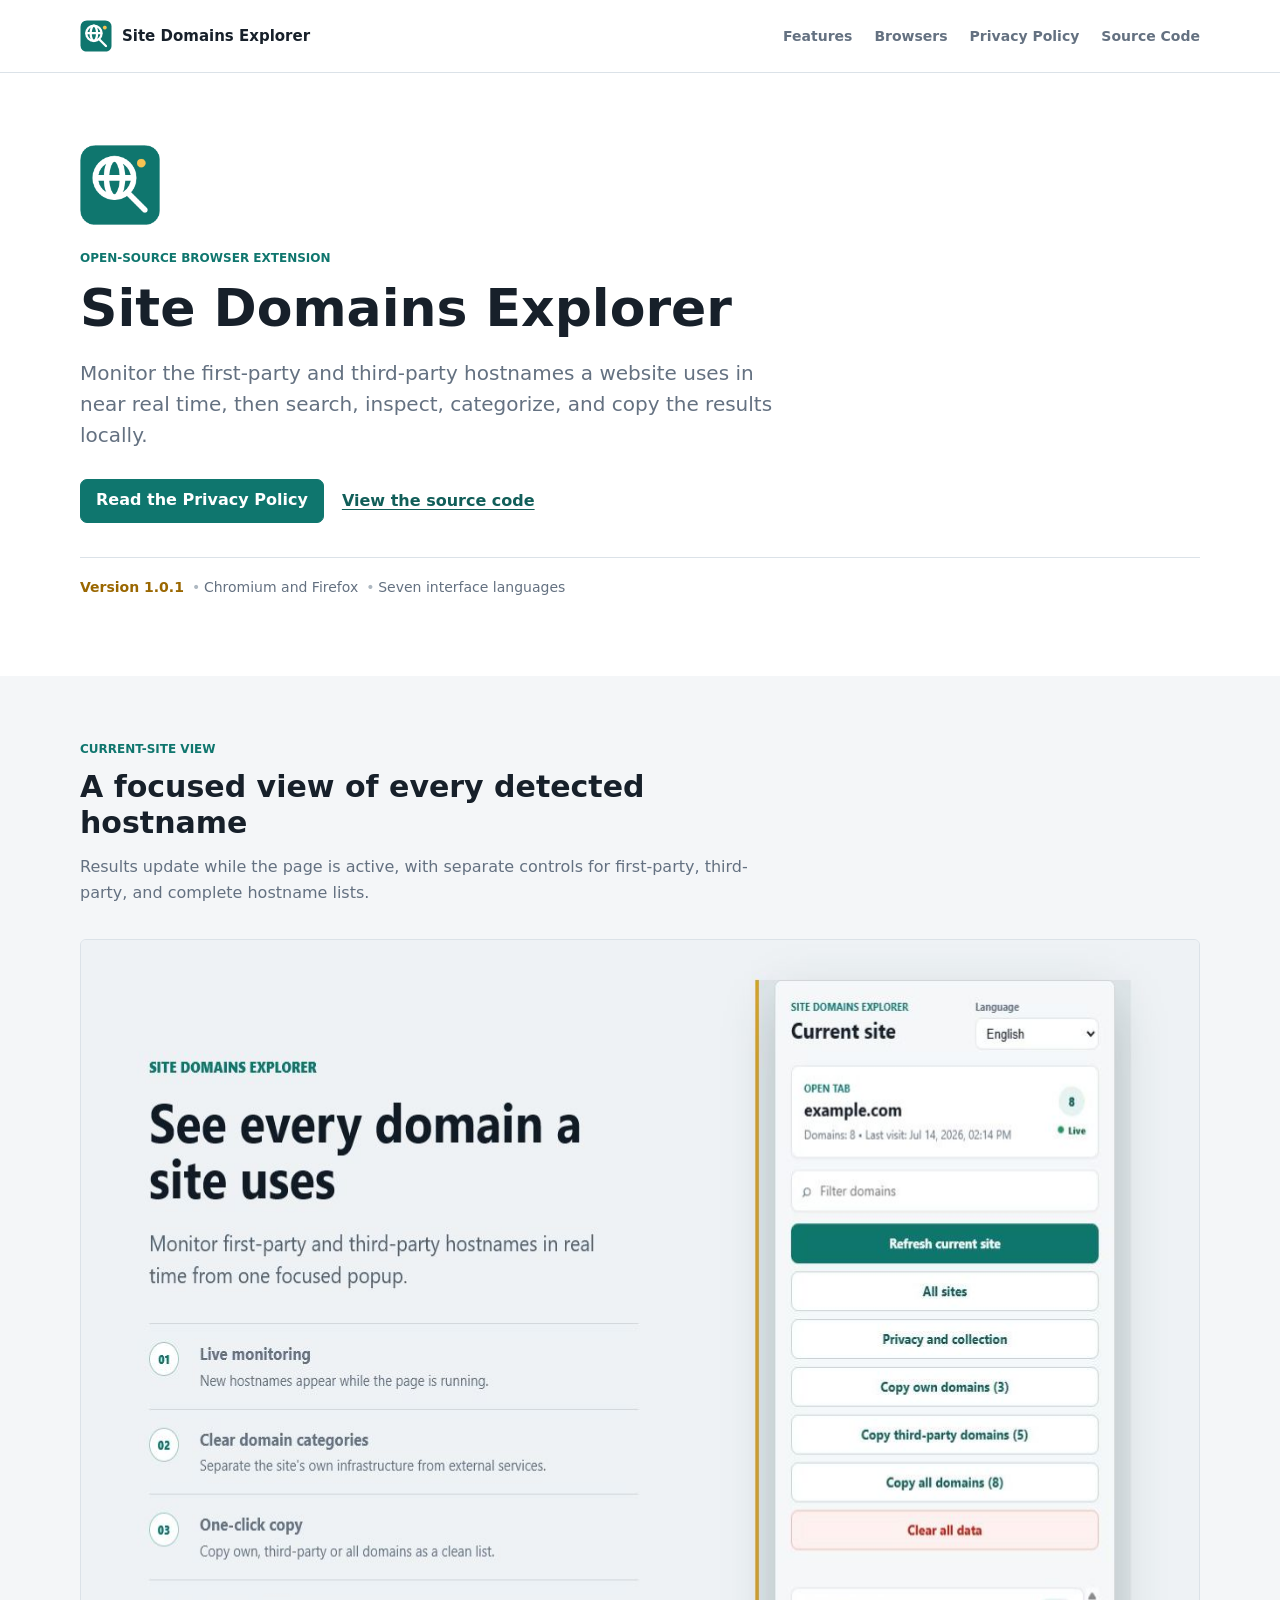
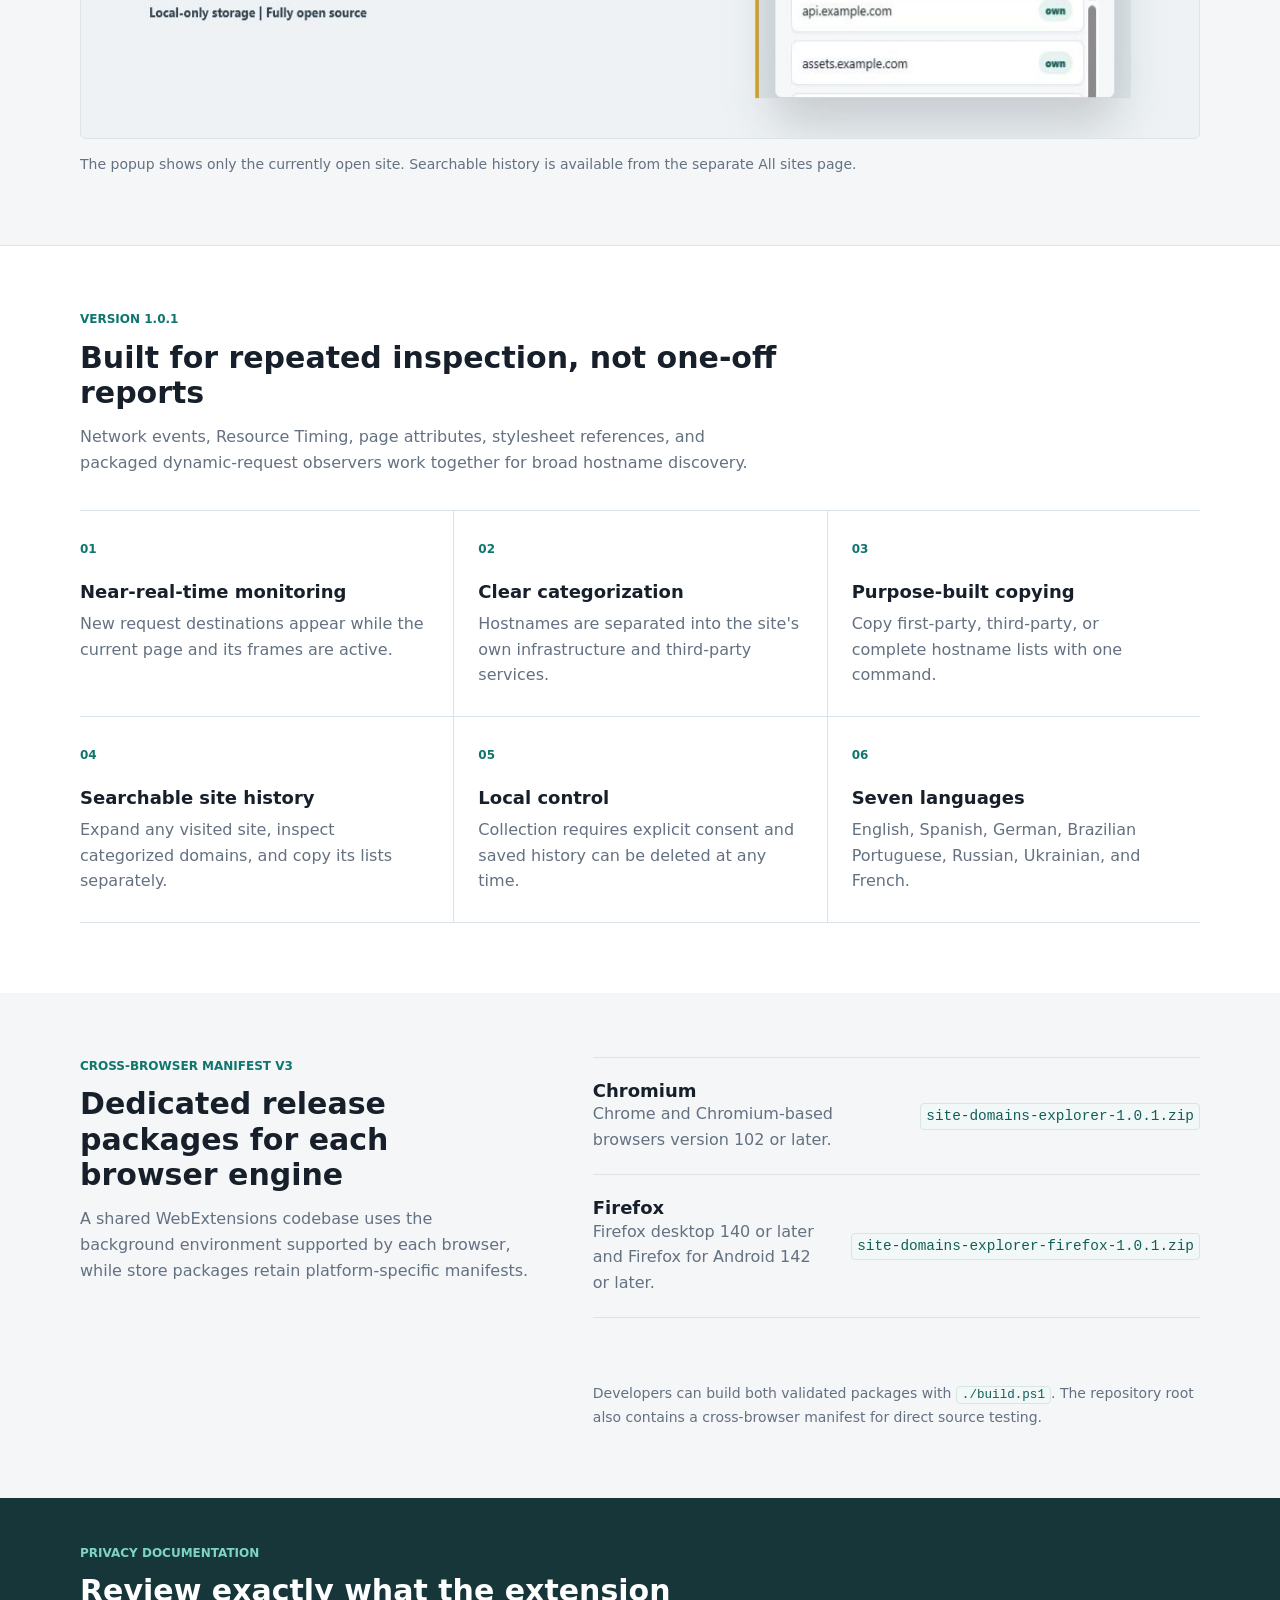
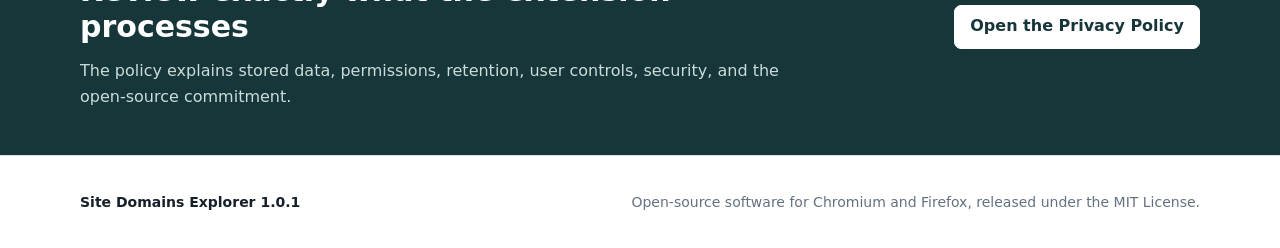
<file: docs/index.html>
<!doctype html>
<html lang="en">
  <head>
    <meta charset="utf-8">
    <meta name="viewport" content="width=device-width, initial-scale=1">
    <meta
      name="description"
      content="Site Domains Explorer 1.0.1 monitors first-party and third-party hostnames in Chromium and Firefox, with local history, search, categorization, and copy controls."
    >
    <meta name="theme-color" content="#0f766e">
    <meta name="referrer" content="no-referrer">
    <meta
      http-equiv="Content-Security-Policy"
      content="default-src 'self'; style-src 'self'; img-src 'self'; object-src 'none'; base-uri 'none'; form-action 'none'"
    >
    <title>Site Domains Explorer</title>
    <link rel="canonical" href="https://communism420.github.io/Site-Domains-Explorer/">
    <link rel="icon" type="image/png" href="assets/icon-32.png">
    <link rel="stylesheet" href="styles.css">
  </head>
  <body>
    <a class="skip-link" href="#main-content">Skip to content</a>

    <header class="site-header">
      <div class="container header-inner">
        <a class="brand" href="index.html" aria-label="Site Domains Explorer home">
          <img src="assets/icon-32.png" width="32" height="32" alt="">
          <span>Site Domains Explorer</span>
        </a>
        <nav class="site-nav" aria-label="Primary navigation">
          <a href="#features">Features</a>
          <a href="#browsers">Browsers</a>
          <a href="privacy.html">Privacy Policy</a>
          <a
            href="https://github.com/communism420/Site-Domains-Explorer"
            target="_blank"
            rel="noreferrer"
          >Source Code</a>
        </nav>
      </div>
    </header>

    <main id="main-content">
      <section class="intro">
        <div class="container intro-content">
          <img
            class="product-icon"
            src="assets/icon-128.png"
            width="80"
            height="80"
            alt="Site Domains Explorer icon"
          >
          <p class="eyebrow">Open-source browser extension</p>
          <h1>Site Domains Explorer</h1>
          <p class="lead">
            Monitor the first-party and third-party hostnames a website uses in near real
            time, then search, inspect, categorize, and copy the results locally.
          </p>
          <div class="intro-actions">
            <a class="button primary-button" href="privacy.html">Read the Privacy Policy</a>
            <a
              class="text-link"
              href="https://github.com/communism420/Site-Domains-Explorer"
              target="_blank"
              rel="noreferrer"
            >View the source code</a>
          </div>
          <ul class="release-meta" aria-label="Current release information">
            <li><strong>Version 1.0.1</strong></li>
            <li>Chromium and Firefox</li>
            <li>Seven interface languages</li>
          </ul>
        </div>
      </section>

      <section class="product-preview" aria-labelledby="preview-title">
        <div class="container">
          <div class="section-heading">
            <p class="eyebrow">Current-site view</p>
            <h2 id="preview-title">A focused view of every detected hostname</h2>
            <p>
              Results update while the page is active, with separate controls for first-party,
              third-party, and complete hostname lists.
            </p>
          </div>
          <figure class="interface-figure">
            <img
              src="assets/screenshot-popup-en-1280x800.png"
              width="1280"
              height="800"
              alt="Site Domains Explorer popup showing live hostname monitoring and categorized copy controls"
            >
            <figcaption>
              The popup shows only the currently open site. Searchable history is available from
              the separate All sites page.
            </figcaption>
          </figure>
        </div>
      </section>

      <section id="features" class="facts" aria-labelledby="facts-title">
        <div class="container">
          <div class="section-heading">
            <p class="eyebrow">Version 1.0.1</p>
            <h2 id="facts-title">Built for repeated inspection, not one-off reports</h2>
            <p>
              Network events, Resource Timing, page attributes, stylesheet references, and
              packaged dynamic-request observers work together for broad hostname discovery.
            </p>
          </div>
          <div class="facts-grid">
            <article>
              <span class="fact-number" aria-hidden="true">01</span>
              <h3>Near-real-time monitoring</h3>
              <p>New request destinations appear while the current page and its frames are active.</p>
            </article>
            <article>
              <span class="fact-number" aria-hidden="true">02</span>
              <h3>Clear categorization</h3>
              <p>Hostnames are separated into the site's own infrastructure and third-party services.</p>
            </article>
            <article>
              <span class="fact-number" aria-hidden="true">03</span>
              <h3>Purpose-built copying</h3>
              <p>Copy first-party, third-party, or complete hostname lists with one command.</p>
            </article>
            <article>
              <span class="fact-number" aria-hidden="true">04</span>
              <h3>Searchable site history</h3>
              <p>Expand any visited site, inspect categorized domains, and copy its lists separately.</p>
            </article>
            <article>
              <span class="fact-number" aria-hidden="true">05</span>
              <h3>Local control</h3>
              <p>Collection requires explicit consent and saved history can be deleted at any time.</p>
            </article>
            <article>
              <span class="fact-number" aria-hidden="true">06</span>
              <h3>Seven languages</h3>
              <p>English, Spanish, German, Brazilian Portuguese, Russian, Ukrainian, and French.</p>
            </article>
          </div>
        </div>
      </section>

      <section id="browsers" class="browser-support" aria-labelledby="browsers-title">
        <div class="container browser-support-inner">
          <div class="section-heading">
            <p class="eyebrow">Cross-browser Manifest V3</p>
            <h2 id="browsers-title">Dedicated release packages for each browser engine</h2>
            <p>
              A shared WebExtensions codebase uses the background environment supported by each
              browser, while store packages retain platform-specific manifests.
            </p>
          </div>
          <div class="browser-list">
            <article>
              <div>
                <h3>Chromium</h3>
                <p>Chrome and Chromium-based browsers version 102 or later.</p>
              </div>
              <code>site-domains-explorer-1.0.1.zip</code>
            </article>
            <article>
              <div>
                <h3>Firefox</h3>
                <p>Firefox desktop 140 or later and Firefox for Android 142 or later.</p>
              </div>
              <code>site-domains-explorer-firefox-1.0.1.zip</code>
            </article>
          </div>
          <p class="source-install-note">
            Developers can build both validated packages with <code>./build.ps1</code>. The
            repository root also contains a cross-browser manifest for direct source testing.
          </p>
        </div>
      </section>

      <section class="policy-band" aria-labelledby="policy-title">
        <div class="container policy-band-inner">
          <div>
            <p class="eyebrow light-eyebrow">Privacy documentation</p>
            <h2 id="policy-title">Review exactly what the extension processes</h2>
            <p>
              The policy explains stored data, permissions, retention, user controls,
              security, and the open-source commitment.
            </p>
          </div>
          <a class="button light-button" href="privacy.html">Open the Privacy Policy</a>
        </div>
      </section>
    </main>

    <footer class="site-footer">
      <div class="container footer-inner">
        <p>Site Domains Explorer 1.0.1</p>
        <p>Open-source software for Chromium and Firefox, released under the MIT License.</p>
      </div>
    </footer>
  </body>
</html>
</file>
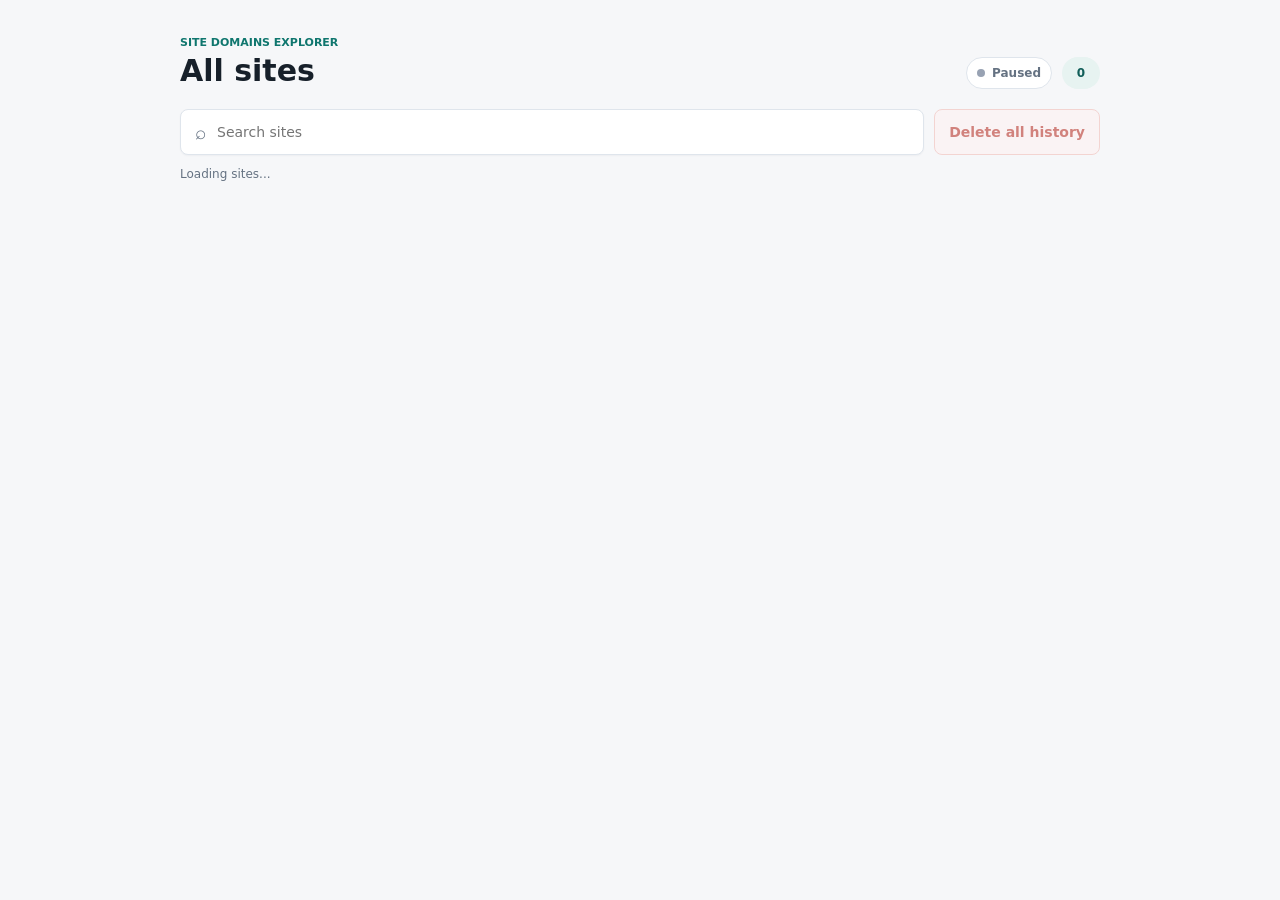
<file: history.html>
<!doctype html>
<html lang="en">
  <head>
    <meta charset="utf-8">
    <meta name="viewport" content="width=device-width, initial-scale=1">
    <title>All sites - Site Domains Explorer</title>
    <link rel="stylesheet" href="history.css">
  </head>
  <body>
    <main class="page-shell">
      <header class="page-header">
        <div>
          <p class="eyebrow" data-i18n="extensionName">Site Domains Explorer</p>
          <h1 data-i18n="allSitesTitle">All sites</h1>
        </div>
        <div class="header-status">
          <span id="liveState" class="live-state" data-active="false" aria-live="polite">
            <span class="live-dot" aria-hidden="true"></span>
            <span id="liveStateText">Paused</span>
          </span>
          <span id="resultsCount" class="results-count">0</span>
        </div>
      </header>

      <section class="toolbar" aria-label="Site search" data-i18n-aria-label="siteSearchLabel">
        <label class="search-box">
          <span class="search-icon" aria-hidden="true">⌕</span>
          <input
            id="siteSearchInput"
            type="search"
            placeholder="Search sites"
            data-i18n-placeholder="allSitesSearchPlaceholder"
            autocomplete="off"
          >
        </label>
        <button id="clearHistoryButton" class="clear-history-button" type="button" disabled>
          <span data-i18n="clearHistoryButton">Delete all history</span>
        </button>
      </section>

      <p id="statusText" class="status" role="status">Loading sites...</p>
      <section id="sitesList" class="sites-list" aria-live="polite"></section>

      <section id="emptyState" class="empty-state hidden">
        <div class="empty-mark">∅</div>
        <h2 id="emptyTitle"></h2>
        <p id="emptyHint"></p>
      </section>
    </main>

    <dialog
      id="clearHistoryDialog"
      class="confirm-dialog"
      aria-labelledby="clearHistoryTitle"
      aria-describedby="clearHistoryMessage"
    >
      <form method="dialog" class="confirm-dialog-panel">
        <div class="warning-mark" aria-hidden="true">!</div>
        <h2 id="clearHistoryTitle" data-i18n="clearHistoryDialogTitle">
          Delete all domain history?
        </h2>
        <p id="clearHistoryMessage" data-i18n="clearHistoryDialogMessage">
          All saved sites and their domains will be permanently deleted. This action cannot be undone.
        </p>
        <div class="confirm-dialog-actions">
          <button id="cancelClearHistoryButton" class="dialog-button cancel" value="cancel">
            <span data-i18n="cancelButton">Cancel</span>
          </button>
          <button
            id="confirmClearHistoryButton"
            class="dialog-button confirm"
            type="button"
          >
            <span data-i18n="confirmClearHistoryButton">Delete everything</span>
          </button>
        </div>
      </form>
    </dialog>

    <script src="history.js"></script>
  </body>
</html>
</file>
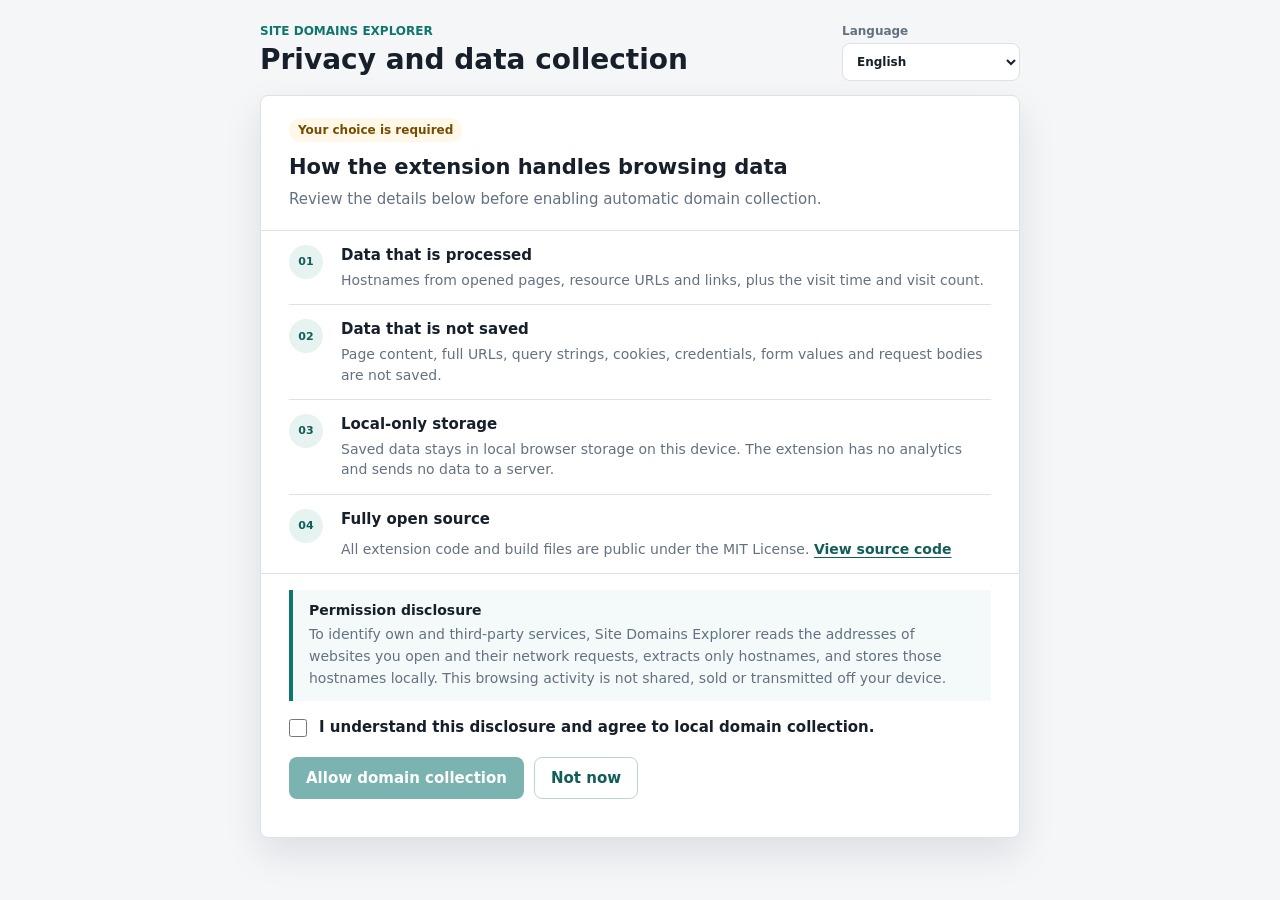
<file: onboarding.html>
<!doctype html>
<html lang="en">
  <head>
    <meta charset="utf-8">
    <meta name="viewport" content="width=device-width, initial-scale=1">
    <title>Privacy and data collection - Site Domains Explorer</title>
    <link rel="stylesheet" href="onboarding.css">
  </head>
  <body>
    <main class="settings-shell">
      <header class="settings-header">
        <div>
          <p class="eyebrow" data-i18n="extensionName">Site Domains Explorer</p>
          <h1 data-i18n="privacySettingsTitle">Privacy and data collection</h1>
        </div>
        <label class="language-select">
          <span data-i18n="languageSelectLabel">Language</span>
          <select id="languageSelect" autocomplete="off">
            <option value="en">English</option>
            <option value="es">Español</option>
            <option value="de">Deutsch</option>
            <option value="pt_BR">Português (Brasil)</option>
            <option value="ru">Русский</option>
            <option value="uk">Українська</option>
            <option value="fr">Français</option>
          </select>
        </label>
      </header>

      <section class="settings-panel" aria-labelledby="privacyHeading">
        <div class="panel-heading">
          <span class="status-badge" data-i18n="choiceRequiredBadge">Your choice is required</span>
          <h2 id="privacyHeading" data-i18n="privacyIntroTitle">How the extension handles browsing data</h2>
          <p data-i18n="privacyIntro">
            Review the details below before enabling automatic domain collection.
          </p>
        </div>

        <div class="data-list">
          <article class="data-item">
            <span class="data-index" aria-hidden="true">01</span>
            <div>
              <h3 data-i18n="dataCollectedTitle">Data that is processed</h3>
              <p data-i18n="dataCollectedBody">
                Hostnames from opened pages, resource URLs and links, plus the visit time and visit count.
              </p>
            </div>
          </article>
          <article class="data-item">
            <span class="data-index" aria-hidden="true">02</span>
            <div>
              <h3 data-i18n="dataNotCollectedTitle">Data that is not saved</h3>
              <p data-i18n="dataNotCollectedBody">
                Page content, full URLs, query strings, cookies, credentials, form values and request bodies are not saved.
              </p>
            </div>
          </article>
          <article class="data-item">
            <span class="data-index" aria-hidden="true">03</span>
            <div>
              <h3 data-i18n="dataStorageTitle">Local-only storage</h3>
              <p data-i18n="dataStorageBody">
                Saved data stays in local browser storage on this device. The extension has no analytics and sends no data to a server.
              </p>
            </div>
          </article>
          <article class="data-item">
            <span class="data-index" aria-hidden="true">04</span>
            <div>
              <h3 data-i18n="openSourceTitle">Fully open source</h3>
              <p>
                <span data-i18n="openSourceBody">
                  All extension code and build files are public under the MIT License.
                </span>
                <a
                  class="source-link"
                  href="https://github.com/communism420/Site-Domains-Explorer"
                  target="_blank"
                  rel="noreferrer"
                  data-i18n="viewSourceCode"
                >View source code</a>
              </p>
            </div>
          </article>
        </div>

        <div class="disclosure">
          <strong data-i18n="consentDisclosureTitle">Permission disclosure</strong>
          <p data-i18n="consentDisclosureBody">
            To identify own and third-party services, Site Domains Explorer reads the addresses of websites you open and their network requests, extracts only hostnames, and stores those hostnames locally. This browsing activity is not shared, sold or transmitted off your device.
          </p>
        </div>

        <div id="disabledState" class="consent-state">
          <label class="consent-check">
            <input id="consentCheckbox" type="checkbox">
            <span data-i18n="consentCheckboxLabel">I understand this disclosure and agree to local domain collection.</span>
          </label>
          <div class="button-row">
            <button id="enableButton" class="button primary" type="button" disabled data-i18n="enableCollectionButton">
              Allow domain collection
            </button>
            <button id="notNowButton" class="button secondary" type="button" data-i18n="notNowButton">
              Not now
            </button>
          </div>
        </div>

        <div id="enabledState" class="consent-state hidden">
          <div class="enabled-summary" role="status">
            <strong data-i18n="collectionEnabledTitle">Domain collection is enabled</strong>
            <p data-i18n="collectionEnabledBody">
              You can disable future collection at any time. Existing history remains available until you delete it.
            </p>
          </div>
          <div class="button-row">
            <button id="closeButton" class="button primary" type="button" data-i18n="closeButton">Done</button>
            <button id="disableButton" class="button danger" type="button" data-i18n="disableCollectionButton">
              Disable collection
            </button>
          </div>
        </div>

        <p id="statusText" class="status" role="status" aria-live="polite"></p>
      </section>
    </main>

    <script src="onboarding.js"></script>
  </body>
</html>
</file>
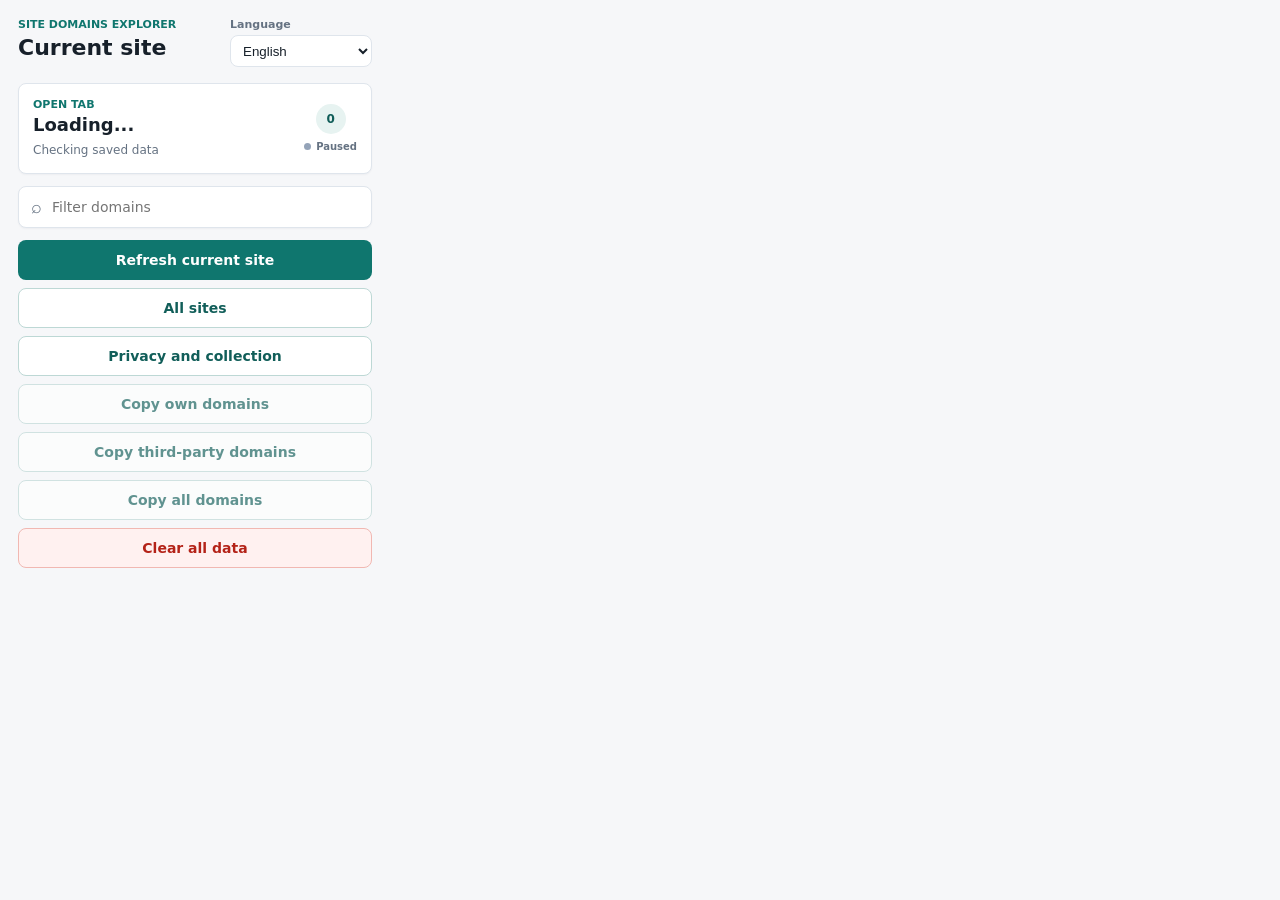
<file: popup.html>
<!doctype html>
<html lang="en">
  <head>
    <meta charset="utf-8">
    <meta name="viewport" content="width=device-width, initial-scale=1">
    <title>Site Domains Explorer</title>
    <link rel="stylesheet" href="styles.css">
  </head>
  <body>
    <main class="popup-shell">
      <header class="header">
        <div>
          <p class="eyebrow" data-i18n="extensionName">Site Domains Explorer</p>
          <h1 id="screenTitle" data-i18n="currentSiteTitle">Current site</h1>
        </div>
        <label class="language-select">
          <span data-i18n="languageSelectLabel">Language</span>
          <select id="languageSelect" autocomplete="off">
            <option value="en">English</option>
            <option value="es">Español</option>
            <option value="de">Deutsch</option>
            <option value="pt_BR">Português (Brasil)</option>
            <option value="ru">Русский</option>
            <option value="uk">Українська</option>
            <option value="fr">Français</option>
          </select>
        </label>
      </header>

      <section id="currentView" class="view">
        <div class="detail-summary">
          <div>
            <p class="eyebrow" data-i18n="currentTabEyebrow">Open tab</p>
            <h2 id="detailHostname" data-i18n="loading">Loading...</h2>
            <p id="visitMeta" class="summary-meta" data-i18n="checkingSavedData">Checking saved data</p>
          </div>
          <div class="summary-side">
            <span id="detailCount" class="count-badge">0</span>
            <span id="liveState" class="live-state" data-active="false" aria-live="polite">
              <span class="live-dot" aria-hidden="true"></span>
              <span id="liveStateText">Paused</span>
            </span>
          </div>
        </div>

        <label class="search-box">
          <span class="search-icon">⌕</span>
          <input id="domainSearchInput" type="search" placeholder="Filter domains" data-i18n-placeholder="domainFilterPlaceholder" autocomplete="off">
        </label>

        <div class="actions">
          <button id="refreshButton" class="button primary" type="button">
            <span data-i18n="refreshCurrentSite">Refresh current site</span>
          </button>
          <button id="historyButton" class="button secondary" type="button">
            <span data-i18n="openAllSites">All sites</span>
          </button>
          <button id="privacyButton" class="button secondary" type="button">
            <span data-i18n="privacySettingsButton">Privacy and collection</span>
          </button>
          <div class="copy-actions" aria-label="Copy domains" data-i18n-aria-label="copyActionsLabel">
            <button id="copyOwnButton" class="button secondary compact" type="button" disabled>
              Copy own domains
            </button>
            <button id="copyThirdPartyButton" class="button secondary compact" type="button" disabled>
              Copy third-party domains
            </button>
            <button id="copyAllButton" class="button secondary compact" type="button" disabled>
              Copy all domains
            </button>
          </div>
          <button id="clearButton" class="button danger" type="button">
            <span data-i18n="clearAllData">Clear all data</span>
          </button>
        </div>

        <p id="statusText" class="status" role="status"></p>
        <div id="domainsList" class="domains-list"></div>
        <div id="emptyState" class="empty-state hidden">
          <div class="empty-mark">∅</div>
          <p data-i18n="emptyStateTitle">No data for the current site yet</p>
          <span data-i18n="emptyStateHint">Click refresh or reload the open tab.</span>
        </div>
      </section>
    </main>

    <script src="popup.js"></script>
  </body>
</html>
</file>
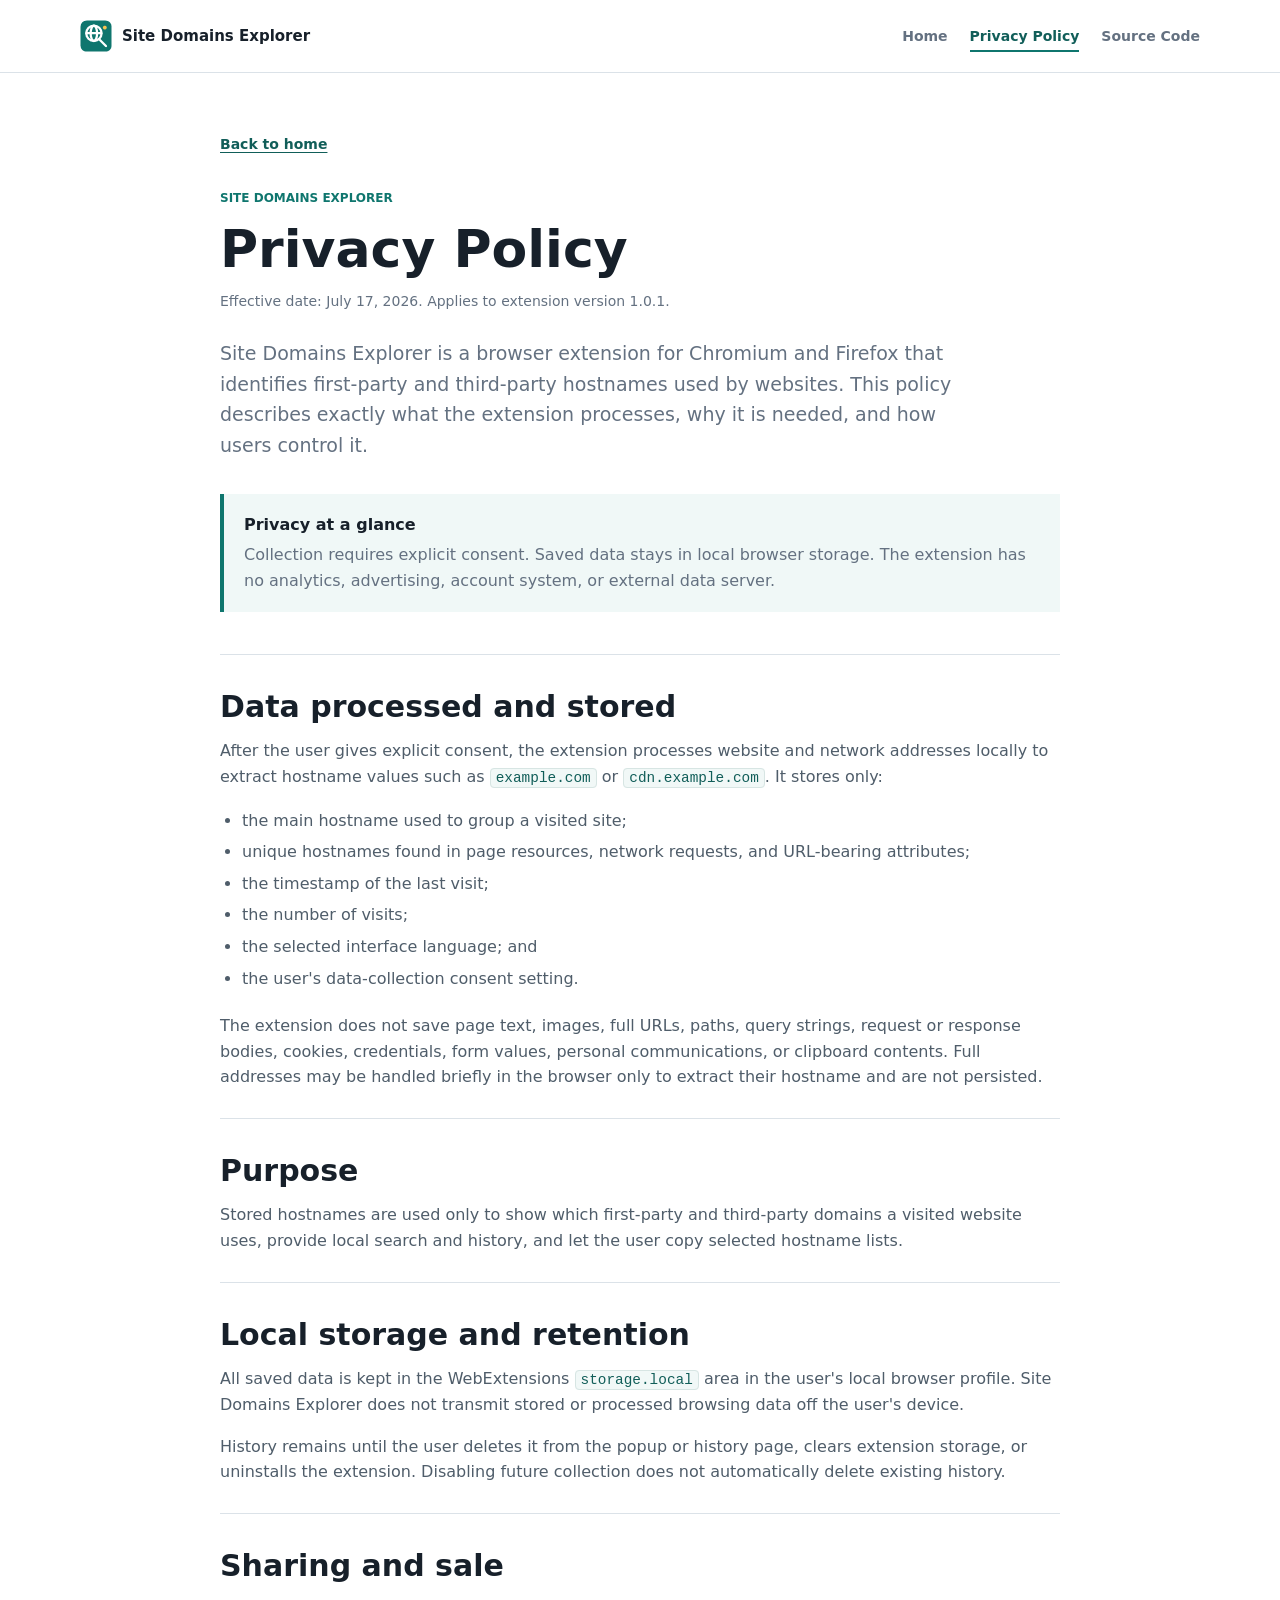
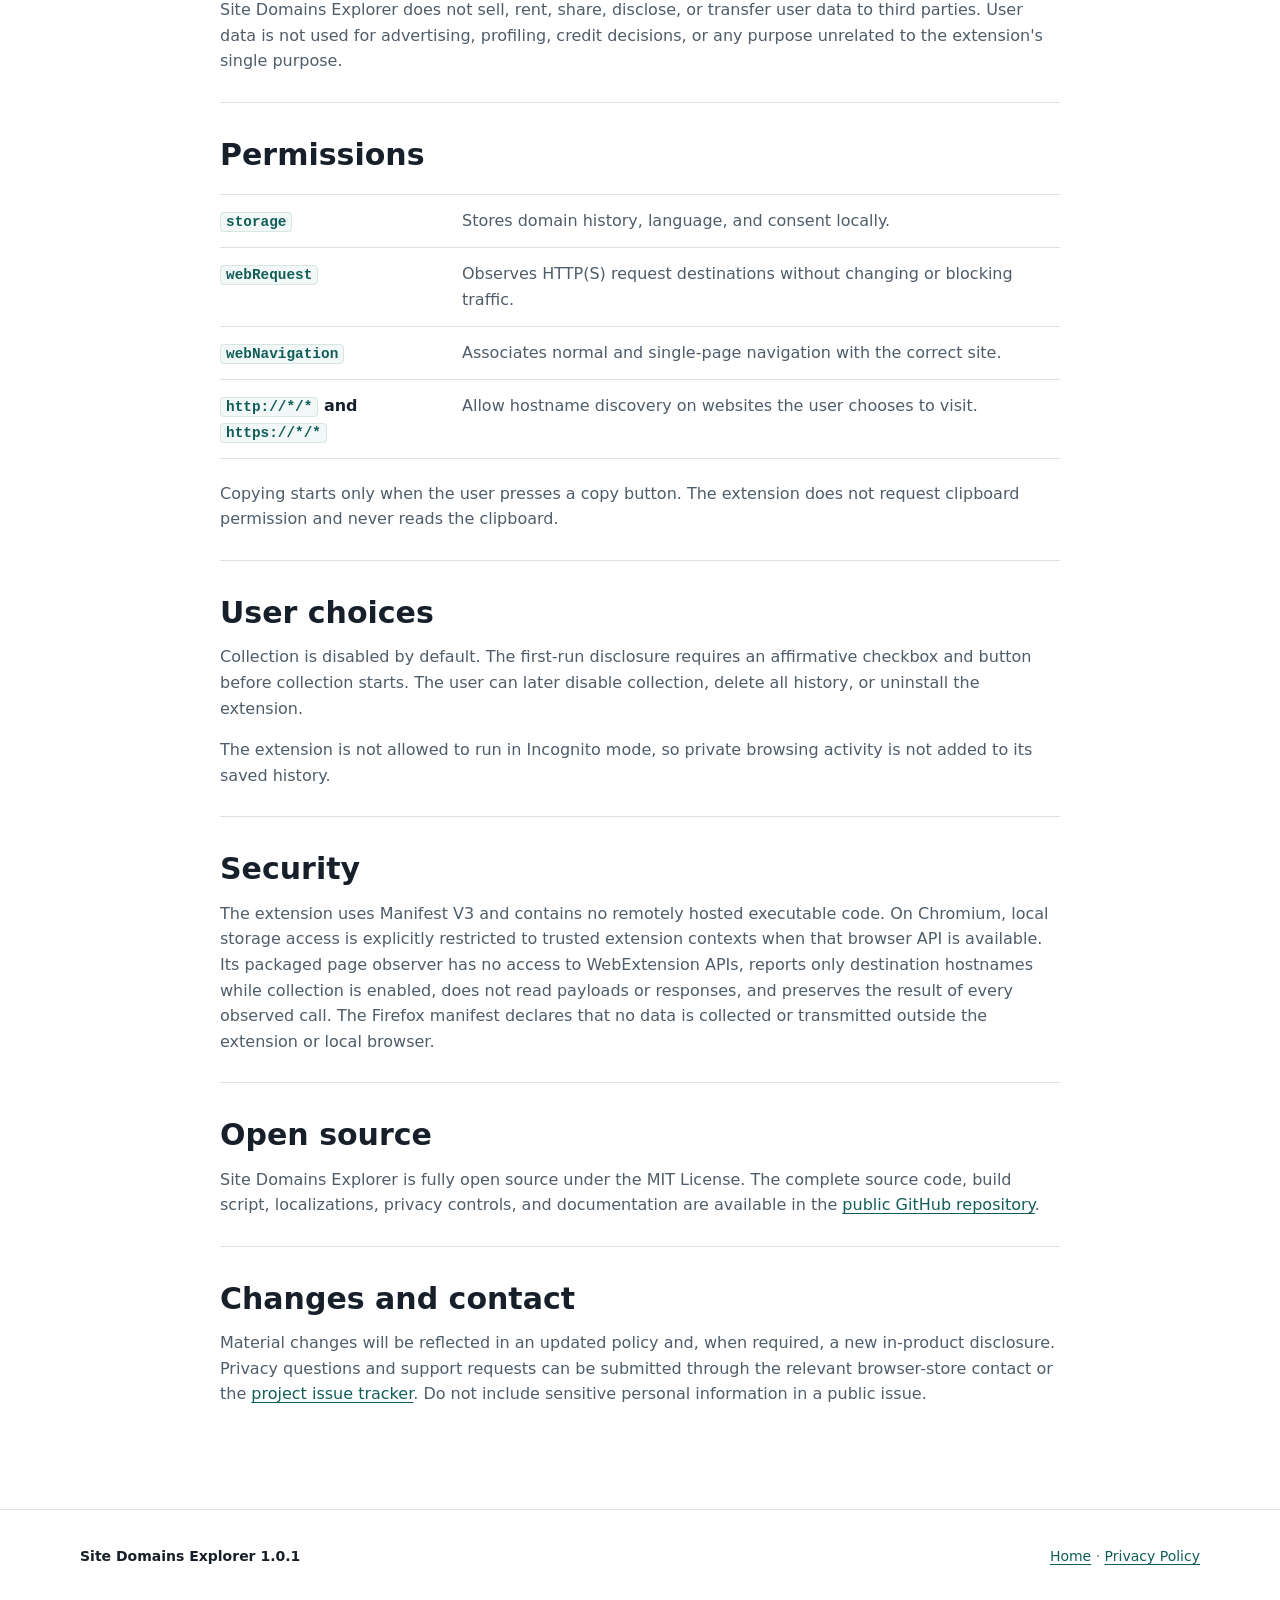
<file: docs/privacy.html>
<!doctype html>
<html lang="en">
  <head>
    <meta charset="utf-8">
    <meta name="viewport" content="width=device-width, initial-scale=1">
    <meta
      name="description"
      content="Privacy Policy for Site Domains Explorer 1.0.1 for Chromium and Firefox."
    >
    <meta name="theme-color" content="#0f766e">
    <meta name="referrer" content="no-referrer">
    <meta
      http-equiv="Content-Security-Policy"
      content="default-src 'self'; style-src 'self'; img-src 'self'; object-src 'none'; base-uri 'none'; form-action 'none'"
    >
    <title>Privacy Policy | Site Domains Explorer</title>
    <link
      rel="canonical"
      href="https://communism420.github.io/Site-Domains-Explorer/privacy.html"
    >
    <link rel="icon" type="image/png" href="assets/icon-32.png">
    <link rel="stylesheet" href="styles.css">
  </head>
  <body>
    <a class="skip-link" href="#main-content">Skip to content</a>

    <header class="site-header">
      <div class="container header-inner">
        <a class="brand" href="index.html" aria-label="Site Domains Explorer home">
          <img src="assets/icon-32.png" width="32" height="32" alt="">
          <span>Site Domains Explorer</span>
        </a>
        <nav class="site-nav" aria-label="Primary navigation">
          <a href="index.html">Home</a>
          <a href="privacy.html" aria-current="page">Privacy Policy</a>
          <a
            href="https://github.com/communism420/Site-Domains-Explorer"
            target="_blank"
            rel="noreferrer"
          >Source Code</a>
        </nav>
      </div>
    </header>

    <main id="main-content" class="policy-main">
      <article class="container policy-document">
        <header class="policy-header">
          <a class="back-link" href="index.html">Back to home</a>
          <p class="eyebrow">Site Domains Explorer</p>
          <h1>Privacy Policy</h1>
          <p class="effective-date">
            Effective date: July 17, 2026. Applies to extension version 1.0.1.
          </p>
          <p class="policy-intro">
            Site Domains Explorer is a browser extension for Chromium and Firefox that identifies
            first-party and third-party hostnames used by websites. This policy describes exactly
            what the extension processes, why it is needed, and how users control it.
          </p>
        </header>

        <aside class="policy-summary" aria-label="Privacy summary">
          <strong>Privacy at a glance</strong>
          <p>
            Collection requires explicit consent. Saved data stays in local browser storage.
            The extension has no analytics, advertising, account system, or external data server.
          </p>
        </aside>

        <section class="policy-section">
          <h2>Data processed and stored</h2>
          <p>
            After the user gives explicit consent, the extension processes website and network
            addresses locally to extract hostname values such as <code>example.com</code> or
            <code>cdn.example.com</code>. It stores only:
          </p>
          <ul>
            <li>the main hostname used to group a visited site;</li>
            <li>unique hostnames found in page resources, network requests, and URL-bearing attributes;</li>
            <li>the timestamp of the last visit;</li>
            <li>the number of visits;</li>
            <li>the selected interface language; and</li>
            <li>the user's data-collection consent setting.</li>
          </ul>
          <p>
            The extension does not save page text, images, full URLs, paths, query strings,
            request or response bodies, cookies, credentials, form values, personal
            communications, or clipboard contents. Full addresses may be handled briefly in
            the browser only to extract their hostname and are not persisted.
          </p>
        </section>

        <section class="policy-section">
          <h2>Purpose</h2>
          <p>
            Stored hostnames are used only to show which first-party and third-party domains a
            visited website uses, provide local search and history, and let the user copy selected
            hostname lists.
          </p>
        </section>

        <section class="policy-section">
          <h2>Local storage and retention</h2>
          <p>
            All saved data is kept in the WebExtensions <code>storage.local</code> area in the
            user's local browser profile. Site Domains Explorer does not transmit stored or
            processed browsing data off the user's device.
          </p>
          <p>
            History remains until the user deletes it from the popup or history page, clears
            extension storage, or uninstalls the extension. Disabling future collection does not
            automatically delete existing history.
          </p>
        </section>

        <section class="policy-section">
          <h2>Sharing and sale</h2>
          <p>
            Site Domains Explorer does not sell, rent, share, disclose, or transfer user data to
            third parties. User data is not used for advertising, profiling, credit decisions, or
            any purpose unrelated to the extension's single purpose.
          </p>
        </section>

        <section class="policy-section">
          <h2>Permissions</h2>
          <dl class="permission-list">
            <div>
              <dt><code>storage</code></dt>
              <dd>Stores domain history, language, and consent locally.</dd>
            </div>
            <div>
              <dt><code>webRequest</code></dt>
              <dd>Observes HTTP(S) request destinations without changing or blocking traffic.</dd>
            </div>
            <div>
              <dt><code>webNavigation</code></dt>
              <dd>Associates normal and single-page navigation with the correct site.</dd>
            </div>
            <div>
              <dt><code>http://*/*</code> and <code>https://*/*</code></dt>
              <dd>Allow hostname discovery on websites the user chooses to visit.</dd>
            </div>
          </dl>
          <p>
            Copying starts only when the user presses a copy button. The extension does not
            request clipboard permission and never reads the clipboard.
          </p>
        </section>

        <section class="policy-section">
          <h2>User choices</h2>
          <p>
            Collection is disabled by default. The first-run disclosure requires an affirmative
            checkbox and button before collection starts. The user can later disable collection,
            delete all history, or uninstall the extension.
          </p>
          <p>
            The extension is not allowed to run in Incognito mode, so private browsing activity
            is not added to its saved history.
          </p>
        </section>

        <section class="policy-section">
          <h2>Security</h2>
          <p>
            The extension uses Manifest V3 and contains no remotely hosted executable code. On
            Chromium, local storage access is explicitly restricted to trusted extension contexts
            when that browser API is available. Its packaged page observer has no access to
            WebExtension APIs, reports only destination hostnames while collection is enabled,
            does not read payloads or responses, and preserves the result of every observed call.
            The Firefox manifest declares that no data is collected or transmitted outside the
            extension or local browser.
          </p>
        </section>

        <section class="policy-section">
          <h2>Open source</h2>
          <p>
            Site Domains Explorer is fully open source under the MIT License. The complete source
            code, build script, localizations, privacy controls, and documentation are available
            in the
            <a
              href="https://github.com/communism420/Site-Domains-Explorer"
              target="_blank"
              rel="noreferrer"
            >public GitHub repository</a>.
          </p>
        </section>

        <section class="policy-section">
          <h2>Changes and contact</h2>
          <p>
            Material changes will be reflected in an updated policy and, when required, a new
            in-product disclosure. Privacy questions and support requests can be submitted through
            the relevant browser-store contact or the
            <a
              href="https://github.com/communism420/Site-Domains-Explorer/issues"
              target="_blank"
              rel="noreferrer"
            >project issue tracker</a>. Do not include sensitive personal information in a public issue.
          </p>
        </section>
      </article>
    </main>

    <footer class="site-footer">
      <div class="container footer-inner">
        <p>Site Domains Explorer 1.0.1</p>
        <p><a href="index.html">Home</a> · <a href="privacy.html">Privacy Policy</a></p>
      </div>
    </footer>
  </body>
</html>
</file>
<file: docs/styles.css>
:root {
  color-scheme: light;
  --accent: #0f766e;
  --accent-dark: #115e59;
  --accent-soft: #e7f3f1;
  --background: #f4f6f8;
  --highlight: #9a6700;
  --ink: #17202a;
  --line: #dbe2e8;
  --muted: #647181;
  --surface: #ffffff;
  --wide: 1120px;
}

* {
  box-sizing: border-box;
}

html {
  scroll-behavior: smooth;
}

body {
  min-width: 320px;
  margin: 0;
  background: var(--background);
  color: var(--ink);
  font-family: Inter, ui-sans-serif, system-ui, -apple-system, BlinkMacSystemFont, "Segoe UI", sans-serif;
  font-size: 16px;
  line-height: 1.6;
}

a {
  color: var(--accent-dark);
  text-underline-offset: 3px;
}

a:hover {
  color: var(--accent);
}

a:focus-visible {
  border-radius: 3px;
  outline: 3px solid rgba(15, 118, 110, 0.26);
  outline-offset: 3px;
}

img {
  display: block;
  max-width: 100%;
}

h1,
h2,
h3,
p {
  margin-top: 0;
}

h1,
h2,
h3 {
  letter-spacing: 0;
  line-height: 1.18;
}

h1 {
  margin-bottom: 18px;
  font-size: 52px;
}

h2 {
  margin-bottom: 14px;
  font-size: 30px;
}

h3 {
  margin-bottom: 9px;
  font-size: 18px;
}

.container {
  width: min(var(--wide), calc(100% - 40px));
  margin-inline: auto;
}

.skip-link {
  position: fixed;
  z-index: 10;
  top: 10px;
  left: 10px;
  transform: translateY(-160%);
  border-radius: 6px;
  background: var(--ink);
  color: #ffffff;
  padding: 9px 13px;
  font-weight: 750;
}

.skip-link:focus {
  transform: translateY(0);
}

.site-header {
  border-bottom: 1px solid var(--line);
  background: rgba(255, 255, 255, 0.96);
}

.header-inner {
  display: flex;
  min-height: 72px;
  align-items: center;
  justify-content: space-between;
  gap: 24px;
}

.brand {
  display: inline-flex;
  min-width: 0;
  align-items: center;
  gap: 10px;
  color: var(--ink);
  font-size: 15px;
  font-weight: 850;
  text-decoration: none;
}

.brand:hover {
  color: var(--ink);
}

.brand img {
  flex: 0 0 auto;
}

.site-nav {
  display: flex;
  align-items: center;
  gap: 22px;
  font-size: 14px;
  font-weight: 700;
}

.site-nav a {
  border-bottom: 2px solid transparent;
  color: var(--muted);
  padding: 5px 0 3px;
  text-decoration: none;
  white-space: nowrap;
}

.site-nav a:hover,
.site-nav a[aria-current="page"] {
  border-bottom-color: var(--accent);
  color: var(--accent-dark);
}

.intro {
  background: var(--surface);
}

.intro-content {
  padding-top: 72px;
  padding-bottom: 78px;
}

.product-icon {
  width: 80px;
  height: 80px;
  margin-bottom: 24px;
}

.eyebrow {
  margin-bottom: 10px;
  color: var(--accent);
  font-size: 12px;
  font-weight: 850;
  letter-spacing: 0;
  text-transform: uppercase;
}

.lead {
  max-width: 720px;
  margin-bottom: 28px;
  color: var(--muted);
  font-size: 20px;
  line-height: 1.55;
}

.intro-actions {
  display: flex;
  flex-wrap: wrap;
  align-items: center;
  gap: 18px;
}

.release-meta {
  display: flex;
  flex-wrap: wrap;
  gap: 8px 20px;
  margin: 34px 0 0;
  padding: 18px 0 0;
  border-top: 1px solid var(--line);
  color: var(--muted);
  font-size: 14px;
  list-style: none;
}

.release-meta li {
  position: relative;
}

.release-meta li + li::before {
  position: absolute;
  left: -12px;
  color: #aeb8c1;
  content: "•";
}

.release-meta strong {
  color: var(--highlight);
}

.button {
  display: inline-flex;
  min-height: 44px;
  align-items: center;
  justify-content: center;
  border: 1px solid transparent;
  border-radius: 7px;
  padding: 9px 15px;
  font-weight: 780;
  line-height: 1.3;
  text-align: center;
  text-decoration: none;
}

.primary-button {
  border-color: var(--accent);
  background: var(--accent);
  color: #ffffff;
}

.primary-button:hover {
  border-color: var(--accent-dark);
  background: var(--accent-dark);
  color: #ffffff;
}

.text-link {
  font-weight: 750;
}

.product-preview {
  padding: 64px 0 70px;
}

.section-heading > p:not(.eyebrow) {
  margin-bottom: 0;
  color: var(--muted);
}

.interface-figure {
  margin: 0;
}

.interface-figure img {
  width: 100%;
  border: 1px solid var(--line);
  border-radius: 6px;
  background: var(--surface);
}

.interface-figure figcaption {
  max-width: 780px;
  margin-top: 14px;
  color: var(--muted);
  font-size: 14px;
}

.facts {
  border-top: 1px solid var(--line);
  background: var(--surface);
  padding: 64px 0 70px;
}

.section-heading {
  max-width: 700px;
  margin-bottom: 34px;
}

.facts-grid {
  display: grid;
  grid-template-columns: repeat(3, minmax(0, 1fr));
  border-top: 1px solid var(--line);
}

.facts-grid article {
  min-width: 0;
  border-bottom: 1px solid var(--line);
  padding: 24px 24px 28px 0;
}

.facts-grid article + article {
  border-left: 1px solid var(--line);
  padding-left: 24px;
}

.facts-grid article:nth-child(3n + 1) {
  border-left: 0;
  padding-left: 0;
}

.facts-grid p {
  margin-bottom: 0;
  color: var(--muted);
}

.fact-number {
  display: inline-block;
  margin-bottom: 22px;
  color: var(--accent);
  font-size: 12px;
  font-weight: 850;
}

.browser-support {
  padding: 64px 0 70px;
}

.browser-support-inner {
  display: grid;
  grid-template-columns: minmax(0, 0.85fr) minmax(0, 1.15fr);
  gap: 64px;
}

.browser-support .section-heading {
  margin-bottom: 0;
}

.browser-list {
  border-top: 1px solid var(--line);
}

.browser-list article {
  display: grid;
  grid-template-columns: minmax(0, 1fr) auto;
  align-items: center;
  gap: 24px;
  border-bottom: 1px solid var(--line);
  padding: 22px 0;
}

.browser-list h3,
.browser-list p {
  margin-bottom: 0;
}

.browser-list p,
.source-install-note {
  color: var(--muted);
}

.browser-list code {
  max-width: 350px;
  text-align: right;
}

.source-install-note {
  grid-column: 2;
  margin-bottom: 0;
  font-size: 14px;
}

.policy-band {
  background: #17363a;
  color: #ffffff;
}

.policy-band-inner {
  display: grid;
  grid-template-columns: minmax(0, 1fr) auto;
  align-items: center;
  gap: 48px;
  padding-top: 46px;
  padding-bottom: 46px;
}

.policy-band h2 {
  max-width: 680px;
}

.policy-band p:not(.eyebrow) {
  max-width: 720px;
  margin-bottom: 0;
  color: #c9dcda;
}

.light-eyebrow {
  color: #7dd3c7;
}

.light-button {
  border-color: #ffffff;
  background: #ffffff;
  color: #17363a;
}

.light-button:hover {
  border-color: #d9f0ed;
  background: #d9f0ed;
  color: #17363a;
}

.site-footer {
  border-top: 1px solid var(--line);
  background: var(--surface);
}

.footer-inner {
  display: flex;
  min-height: 92px;
  align-items: center;
  justify-content: space-between;
  gap: 20px;
  color: var(--muted);
  font-size: 14px;
}

.footer-inner p {
  margin-bottom: 0;
}

.footer-inner p:first-child {
  color: var(--ink);
  font-weight: 800;
}

.policy-main {
  background: var(--surface);
}

.policy-document {
  max-width: 840px;
  padding-top: 58px;
  padding-bottom: 74px;
}

.policy-header {
  margin-bottom: 34px;
}

.policy-header h1 {
  margin-bottom: 10px;
}

.back-link {
  display: inline-block;
  margin-bottom: 34px;
  font-size: 14px;
  font-weight: 750;
}

.effective-date {
  margin-bottom: 26px;
  color: var(--muted);
  font-size: 14px;
}

.policy-intro {
  max-width: 760px;
  margin-bottom: 0;
  color: var(--muted);
  font-size: 19px;
  line-height: 1.6;
}

.policy-summary {
  margin: 0 0 42px;
  border-left: 4px solid var(--accent);
  background: #f0f8f7;
  padding: 18px 20px;
}

.policy-summary strong {
  display: block;
  margin-bottom: 5px;
}

.policy-summary p {
  margin-bottom: 0;
  color: var(--muted);
}

.policy-section {
  padding: 34px 0 12px;
  border-top: 1px solid var(--line);
}

.policy-section p,
.policy-section li,
.permission-list dd {
  color: #4f5d6a;
}

.policy-section ul {
  display: grid;
  gap: 6px;
  margin: 18px 0 22px;
  padding-left: 22px;
}

code {
  border: 1px solid #d7e5e3;
  border-radius: 4px;
  background: #f1f8f7;
  color: var(--accent-dark);
  padding: 1px 5px;
  font-family: "SFMono-Regular", Consolas, "Liberation Mono", monospace;
  font-size: 0.9em;
  overflow-wrap: anywhere;
}

.permission-list {
  margin: 22px 0;
}

.permission-list div {
  display: grid;
  grid-template-columns: minmax(150px, 220px) minmax(0, 1fr);
  gap: 22px;
  padding: 13px 0;
  border-top: 1px solid var(--line);
}

.permission-list div:last-child {
  border-bottom: 1px solid var(--line);
}

.permission-list dt,
.permission-list dd {
  margin: 0;
}

.permission-list dt {
  font-weight: 750;
}

@media (max-width: 700px) {
  h1 {
    font-size: 38px;
  }

  h2 {
    font-size: 26px;
  }

  .container {
    width: min(100% - 28px, var(--wide));
  }

  .header-inner {
    display: grid;
    gap: 8px;
    padding-top: 13px;
    padding-bottom: 12px;
  }

  .site-nav {
    width: 100%;
    justify-content: space-between;
    gap: 12px;
    overflow-x: auto;
    padding-bottom: 2px;
  }

  .intro-content {
    padding-top: 50px;
    padding-bottom: 54px;
  }

  .lead,
  .policy-intro {
    font-size: 18px;
  }

  .facts {
    padding: 48px 0 52px;
  }

  .product-preview,
  .browser-support {
    padding: 48px 0 52px;
  }

  .facts-grid {
    grid-template-columns: 1fr;
  }

  .facts-grid article {
    padding: 22px 0;
  }

  .facts-grid article + article {
    border-top: 1px solid var(--line);
    border-left: 0;
    padding-left: 0;
  }

  .browser-support-inner {
    grid-template-columns: 1fr;
    gap: 28px;
  }

  .source-install-note {
    grid-column: 1;
  }

  .fact-number {
    margin-bottom: 18px;
  }

  .policy-band-inner {
    grid-template-columns: 1fr;
    gap: 24px;
  }

  .policy-band .button {
    justify-self: start;
  }

  .footer-inner {
    display: grid;
    gap: 5px;
    padding-top: 22px;
    padding-bottom: 22px;
  }

  .policy-document {
    padding-top: 42px;
    padding-bottom: 54px;
  }

  .permission-list div {
    grid-template-columns: 1fr;
    gap: 7px;
  }
}

@media (max-width: 420px) {
  .site-nav {
    font-size: 12px;
  }

  .intro-actions,
  .intro-actions .button {
    width: 100%;
  }

  .release-meta {
    display: grid;
    gap: 5px;
  }

  .release-meta li + li::before {
    content: none;
  }

  .browser-list article {
    grid-template-columns: 1fr;
    gap: 10px;
  }

  .browser-list code {
    max-width: 100%;
    text-align: left;
  }

  .text-link {
    padding: 4px 0;
  }
}

@media (prefers-reduced-motion: reduce) {
  html {
    scroll-behavior: auto;
  }
}
</file>
<file: history.css>
:root {
  color-scheme: light;
  --bg: #f6f7f9;
  --panel: #ffffff;
  --text: #17202a;
  --muted: #657282;
  --line: #dfe5ec;
  --accent: #0f766e;
  --accent-dark: #115e59;
  --danger: #b42318;
  --warning: #8a5a00;
  --success: #146c43;
}

* {
  box-sizing: border-box;
}

body {
  min-width: 320px;
  min-height: 100vh;
  margin: 0;
  background: var(--bg);
  color: var(--text);
  font-family: Inter, ui-sans-serif, system-ui, -apple-system, BlinkMacSystemFont, "Segoe UI", sans-serif;
  font-size: 14px;
}

button,
input {
  font: inherit;
}

.page-shell {
  width: min(920px, calc(100% - 32px));
  margin: 0 auto;
  padding: 36px 0 64px;
}

.page-header {
  display: flex;
  align-items: flex-end;
  justify-content: space-between;
  gap: 20px;
  margin-bottom: 20px;
}

.eyebrow {
  margin: 0 0 5px;
  color: var(--accent);
  font-size: 11px;
  font-weight: 800;
  letter-spacing: 0;
  text-transform: uppercase;
}

h1 {
  margin: 0;
  font-size: 30px;
  line-height: 1.15;
}

.header-status {
  display: flex;
  flex: 0 0 auto;
  align-items: center;
  gap: 10px;
}

.live-state {
  display: inline-flex;
  min-height: 32px;
  align-items: center;
  gap: 7px;
  padding: 0 10px;
  border: 1px solid var(--line);
  border-radius: 999px;
  background: var(--panel);
  color: var(--muted);
  font-size: 12px;
  font-weight: 750;
  white-space: nowrap;
}

.live-dot {
  width: 8px;
  height: 8px;
  flex: 0 0 auto;
  border-radius: 999px;
  background: #98a2b3;
}

.live-state[data-active="true"] {
  border-color: #b7d9d4;
  background: #edf8f6;
  color: var(--accent-dark);
}

.live-state[data-active="true"] .live-dot {
  background: #0f9f6e;
  animation: live-pulse 1.4s ease-in-out infinite;
}

@keyframes live-pulse {
  0%,
  100% {
    box-shadow: 0 0 0 0 rgba(15, 159, 110, 0.25);
  }

  50% {
    box-shadow: 0 0 0 5px rgba(15, 159, 110, 0);
  }
}

.results-count,
.domain-count {
  display: inline-grid;
  min-width: 38px;
  height: 32px;
  place-items: center;
  border-radius: 999px;
  background: #e7f3f1;
  color: var(--accent-dark);
  font-size: 12px;
  font-weight: 800;
  white-space: nowrap;
}

.results-count {
  padding: 0 12px;
}

.toolbar {
  display: grid;
  grid-template-columns: minmax(0, 1fr) auto;
  gap: 10px;
  margin-bottom: 12px;
}

.search-box {
  display: flex;
  align-items: center;
  gap: 9px;
  width: 100%;
  height: 46px;
  padding: 0 14px;
  border: 1px solid var(--line);
  border-radius: 8px;
  background: var(--panel);
  box-shadow: 0 1px 2px rgba(23, 32, 42, 0.04);
}

.search-icon {
  color: var(--muted);
  font-size: 19px;
}

.search-box input {
  width: 100%;
  min-width: 0;
  border: 0;
  outline: 0;
  background: transparent;
  color: var(--text);
}

.clear-history-button {
  min-height: 46px;
  border: 1px solid #f1b8b2;
  border-radius: 8px;
  background: #fff1f0;
  color: var(--danger);
  padding: 9px 14px;
  cursor: pointer;
  font-weight: 750;
  white-space: nowrap;
}

.clear-history-button:hover:not(:disabled) {
  border-color: #e28b82;
  background: #ffe8e5;
}

.clear-history-button:disabled {
  cursor: not-allowed;
  opacity: 0.55;
}

.status {
  min-height: 20px;
  margin: 0 0 10px;
  color: var(--muted);
  font-size: 12px;
}

.status[data-tone="error"] {
  color: var(--danger);
}

.status[data-tone="warning"] {
  color: var(--warning);
}

.status[data-tone="success"] {
  color: var(--success);
}

.sites-list {
  display: grid;
  gap: 10px;
}

.site-item {
  overflow: hidden;
  border: 1px solid var(--line);
  border-radius: 8px;
  background: var(--panel);
  box-shadow: 0 1px 2px rgba(23, 32, 42, 0.04);
}

.site-item[open] {
  border-color: #a9cbc7;
}

.site-item summary {
  display: flex;
  min-height: 72px;
  align-items: center;
  justify-content: space-between;
  gap: 16px;
  padding: 14px 16px;
  cursor: pointer;
  list-style: none;
}

.site-item summary::-webkit-details-marker {
  display: none;
}

.site-item summary::after {
  flex: 0 0 auto;
  color: var(--muted);
  content: "›";
  font-size: 22px;
  line-height: 1;
  transition: transform 160ms ease;
}

.site-item[open] summary::after {
  transform: rotate(90deg);
}

.site-item summary:hover {
  background: #f9fbfc;
}

.site-summary-main {
  display: grid;
  flex: 1 1 auto;
  min-width: 0;
  gap: 5px;
}

.site-summary-main strong {
  overflow-wrap: anywhere;
  font-size: 16px;
}

.site-metadata {
  color: var(--muted);
  font-size: 12px;
  line-height: 1.4;
}

.site-body {
  display: grid;
  gap: 14px;
  padding: 0 16px 16px;
  border-top: 1px solid var(--line);
}

.site-copy-panel,
.domain-group {
  min-width: 0;
}

.site-copy-panel {
  margin-top: 14px;
  padding: 12px;
  border: 1px solid #d7e7e5;
  border-radius: 6px;
  background: #f7fbfa;
}

.site-copy-title {
  margin: 0 0 9px;
  color: var(--accent-dark);
  font-size: 13px;
}

.site-copy-actions {
  display: grid;
  grid-template-columns: repeat(3, minmax(0, 1fr));
  gap: 8px;
}

.site-copy-button {
  min-width: 0;
  min-height: 40px;
  border: 1px solid #bdd8d5;
  border-radius: 6px;
  background: #ffffff;
  color: var(--accent-dark);
  padding: 8px 10px;
  cursor: pointer;
  font: inherit;
  font-weight: 700;
  overflow-wrap: anywhere;
}

.site-copy-button:hover:not(:disabled) {
  border-color: #86bbb5;
  background: #eef8f7;
}

.site-copy-button:disabled {
  cursor: not-allowed;
  opacity: 0.55;
}

.site-copy-status {
  min-height: 17px;
  margin: 8px 0 0;
  color: var(--muted);
  font-size: 12px;
}

.site-copy-status[data-tone="success"] {
  color: var(--success);
}

.site-copy-status[data-tone="warning"] {
  color: var(--warning);
}

.site-copy-status[data-tone="error"] {
  color: var(--danger);
}

.domain-group-title {
  display: flex;
  align-items: center;
  gap: 8px;
  margin: 0 0 9px;
  font-size: 13px;
}

.domain-group-title::before {
  width: 8px;
  height: 8px;
  flex: 0 0 auto;
  border-radius: 999px;
  content: "";
}

.own-domains .domain-group-title {
  color: var(--accent-dark);
}

.own-domains .domain-group-title::before {
  background: var(--accent);
}

.third-party-domains .domain-group-title {
  color: #475569;
}

.third-party-domains .domain-group-title::before {
  background: #7b8794;
}

.domain-list {
  display: grid;
  gap: 6px;
  margin: 0;
  padding: 0;
  list-style: none;
}

.domain-row {
  display: flex;
  min-height: 38px;
  align-items: center;
  justify-content: space-between;
  gap: 12px;
  padding: 8px 10px;
  border: 1px solid #e8edf2;
  border-radius: 6px;
  background: #fbfcfd;
}

.domain-name {
  min-width: 0;
  overflow-wrap: anywhere;
}

.domain-group-empty {
  margin: 0;
  padding: 10px;
  border: 1px dashed var(--line);
  border-radius: 6px;
  color: var(--muted);
  font-size: 12px;
}

.empty-state {
  display: grid;
  justify-items: center;
  gap: 7px;
  padding: 54px 20px;
  border: 1px solid var(--line);
  border-radius: 8px;
  background: var(--panel);
  text-align: center;
}

.empty-state h2,
.empty-state p {
  margin: 0;
}

.empty-state h2 {
  font-size: 17px;
}

.empty-state p {
  color: var(--muted);
}

.empty-mark {
  display: grid;
  width: 46px;
  height: 46px;
  place-items: center;
  border-radius: 999px;
  background: #edf1f5;
  color: var(--muted);
  font-size: 22px;
}

.hidden {
  display: none !important;
}

.confirm-dialog {
  width: min(440px, calc(100% - 28px));
  max-width: none;
  margin: auto;
  padding: 0;
  border: 0;
  border-radius: 8px;
  background: transparent;
  color: var(--text);
}

.confirm-dialog::backdrop {
  background: rgba(23, 32, 42, 0.48);
}

.confirm-dialog-panel {
  display: grid;
  justify-items: center;
  gap: 10px;
  margin: 0;
  padding: 24px;
  border: 1px solid var(--line);
  border-radius: 8px;
  background: var(--panel);
  text-align: center;
  box-shadow: 0 24px 70px rgba(23, 32, 42, 0.24);
}

.warning-mark {
  display: grid;
  width: 42px;
  height: 42px;
  place-items: center;
  border-radius: 999px;
  background: #fff1f0;
  color: var(--danger);
  font-size: 22px;
  font-weight: 800;
}

.confirm-dialog h2,
.confirm-dialog p {
  margin: 0;
}

.confirm-dialog h2 {
  font-size: 19px;
}

.confirm-dialog p {
  max-width: 360px;
  color: var(--muted);
  line-height: 1.5;
}

.confirm-dialog-actions {
  display: grid;
  width: 100%;
  grid-template-columns: repeat(2, minmax(0, 1fr));
  gap: 9px;
  margin-top: 6px;
}

.dialog-button {
  min-height: 42px;
  border-radius: 7px;
  padding: 9px 12px;
  cursor: pointer;
  font: inherit;
  font-weight: 750;
}

.dialog-button.cancel {
  border: 1px solid var(--line);
  background: #ffffff;
  color: var(--text);
}

.dialog-button.confirm {
  border: 1px solid var(--danger);
  background: var(--danger);
  color: #ffffff;
}

.dialog-button:disabled {
  cursor: wait;
  opacity: 0.65;
}

@media (max-width: 560px) {
  .page-shell {
    width: min(100% - 20px, 920px);
    padding-top: 22px;
  }

  .page-header {
    align-items: flex-start;
  }

  .header-status {
    align-items: flex-end;
    flex-direction: column-reverse;
    gap: 6px;
  }

  .toolbar {
    grid-template-columns: 1fr;
  }

  .clear-history-button {
    width: 100%;
  }

  h1 {
    font-size: 25px;
  }

  .site-item summary {
    padding: 12px;
  }

  .site-body {
    padding: 0 12px 12px;
  }

  .site-copy-actions {
    grid-template-columns: 1fr;
  }

  .confirm-dialog-actions {
    grid-template-columns: 1fr;
  }
}

@media (prefers-reduced-motion: reduce) {
  .live-state[data-active="true"] .live-dot {
    animation: none;
  }
}
</file>
<file: onboarding.css>
:root {
  color-scheme: light;
  --bg: #f4f6f8;
  --panel: #ffffff;
  --text: #17202a;
  --muted: #647181;
  --line: #dbe2e8;
  --accent: #0f766e;
  --accent-dark: #115e59;
  --accent-soft: #e7f3f1;
  --danger: #b42318;
  --danger-bg: #fff1f0;
  --success: #146c43;
  --warning-bg: #fff8e8;
  --warning-text: #764c00;
  --shadow: 0 16px 38px rgba(23, 32, 42, 0.1);
}

* {
  box-sizing: border-box;
}

body {
  min-width: 320px;
  min-height: 100vh;
  margin: 0;
  background: var(--bg);
  color: var(--text);
  font-family: Inter, ui-sans-serif, system-ui, -apple-system, BlinkMacSystemFont, "Segoe UI", sans-serif;
  font-size: 15px;
}

button,
input,
select {
  font: inherit;
}

button {
  cursor: pointer;
}

.settings-shell {
  width: min(760px, calc(100% - 32px));
  margin: 0 auto;
  padding: 24px 0 40px;
}

.settings-header {
  display: flex;
  align-items: flex-start;
  justify-content: space-between;
  gap: 24px;
  margin-bottom: 14px;
}

.eyebrow {
  margin: 0 0 6px;
  color: var(--accent);
  font-size: 12px;
  font-weight: 800;
  letter-spacing: 0;
  text-transform: uppercase;
}

h1,
h2,
h3,
p {
  margin-top: 0;
}

h1 {
  margin-bottom: 0;
  font-size: 28px;
  line-height: 1.15;
}

h2 {
  margin-bottom: 8px;
  font-size: 21px;
  line-height: 1.25;
}

h3 {
  margin-bottom: 5px;
  font-size: 15px;
  line-height: 1.35;
}

.language-select {
  display: grid;
  flex: 0 0 178px;
  gap: 5px;
  color: var(--muted);
  font-size: 12px;
  font-weight: 700;
}

.language-select select {
  width: 100%;
  height: 38px;
  border: 1px solid var(--line);
  border-radius: 8px;
  background: var(--panel);
  color: var(--text);
  padding: 0 10px;
  outline: none;
}

.language-select select:focus-visible,
.button:focus-visible,
.source-link:focus-visible,
.consent-check input:focus-visible {
  outline: 3px solid rgba(15, 118, 110, 0.24);
  outline-offset: 2px;
}

.settings-panel {
  border: 1px solid var(--line);
  border-radius: 8px;
  background: var(--panel);
  box-shadow: var(--shadow);
  overflow: hidden;
}

.panel-heading,
.data-list,
.disclosure,
.consent-state,
.status {
  margin: 0;
  padding-right: 28px;
  padding-left: 28px;
}

.panel-heading {
  padding-top: 22px;
  padding-bottom: 18px;
}

.panel-heading p,
.data-item p,
.disclosure p,
.enabled-summary p {
  margin-bottom: 0;
  color: var(--muted);
  line-height: 1.55;
}

.status-badge {
  display: inline-flex;
  margin-bottom: 12px;
  border-radius: 999px;
  background: var(--warning-bg);
  color: var(--warning-text);
  padding: 5px 9px;
  font-size: 12px;
  font-weight: 800;
}

.data-list {
  border-top: 1px solid var(--line);
  border-bottom: 1px solid var(--line);
}

.data-item {
  display: grid;
  grid-template-columns: 38px 1fr;
  gap: 14px;
  padding: 14px 0;
}

.data-item p {
  font-size: 14px;
  line-height: 1.45;
}

.data-item + .data-item {
  border-top: 1px solid var(--line);
}

.source-link {
  display: inline-block;
  margin-top: 5px;
  color: var(--accent-dark);
  font-weight: 750;
  text-underline-offset: 3px;
}

.source-link:hover {
  color: var(--accent);
}

.data-index {
  display: grid;
  width: 34px;
  height: 34px;
  place-items: center;
  border-radius: 50%;
  background: var(--accent-soft);
  color: var(--accent-dark);
  font-size: 11px;
  font-weight: 800;
}

.disclosure {
  margin: 16px 28px 0;
  border-left: 4px solid var(--accent);
  background: #f3faf9;
  padding: 12px 16px;
  font-size: 14px;
}

.disclosure strong {
  display: block;
  margin-bottom: 6px;
}

.consent-state {
  padding-top: 16px;
  padding-bottom: 16px;
}

.consent-check {
  display: grid;
  grid-template-columns: 20px 1fr;
  align-items: flex-start;
  gap: 10px;
  margin-bottom: 18px;
  color: var(--text);
  font-weight: 650;
  line-height: 1.45;
}

.consent-check input {
  width: 18px;
  height: 18px;
  margin: 2px 0 0;
  accent-color: var(--accent);
}

.button-row {
  display: flex;
  flex-wrap: wrap;
  gap: 10px;
}

.button {
  min-height: 42px;
  border: 1px solid transparent;
  border-radius: 8px;
  padding: 9px 16px;
  font-weight: 750;
  transition: background-color 160ms ease, border-color 160ms ease;
}

.button:disabled {
  cursor: not-allowed;
  opacity: 0.55;
}

.primary {
  background: var(--accent);
  color: #ffffff;
}

.primary:hover:not(:disabled) {
  background: var(--accent-dark);
}

.secondary {
  border-color: #b9d5d2;
  background: #ffffff;
  color: var(--accent-dark);
}

.secondary:hover {
  background: #eef8f7;
}

.danger {
  border-color: #efb4ae;
  background: var(--danger-bg);
  color: var(--danger);
}

.danger:hover {
  border-color: #de887f;
}

.enabled-summary {
  margin-bottom: 18px;
  border: 1px solid #b9ddca;
  border-radius: 8px;
  background: #f1faf5;
  padding: 15px 16px;
}

.enabled-summary strong {
  display: block;
  margin-bottom: 5px;
  color: var(--success);
}

.status {
  min-height: 18px;
  padding-bottom: 22px;
  color: var(--muted);
  font-size: 13px;
}

.status[data-tone="success"] {
  color: var(--success);
}

.status[data-tone="error"] {
  color: var(--danger);
}

.hidden {
  display: none !important;
}

@media (max-width: 620px) {
  .settings-shell {
    width: min(100% - 20px, 760px);
    padding-top: 20px;
  }

  .settings-header {
    display: grid;
    gap: 14px;
  }

  .language-select {
    width: 100%;
    max-width: 240px;
  }

  h1 {
    font-size: 25px;
  }

  .panel-heading,
  .data-list,
  .consent-state,
  .status {
    padding-right: 18px;
    padding-left: 18px;
  }

  .disclosure {
    margin-right: 18px;
    margin-left: 18px;
  }

  .button-row,
  .button {
    width: 100%;
  }
}
</file>
<file: styles.css>
:root {
  color-scheme: light;
  --bg: #f6f7f9;
  --panel: #ffffff;
  --text: #17202a;
  --muted: #657282;
  --line: #dfe5ec;
  --accent: #0f766e;
  --accent-dark: #115e59;
  --danger: #b42318;
  --danger-bg: #fff1f0;
  --warning: #8a5a00;
  --success: #146c43;
  --shadow: 0 18px 42px rgba(23, 32, 42, 0.12);
}

* {
  box-sizing: border-box;
}

body {
  width: 390px;
  min-height: 560px;
  margin: 0;
  background: var(--bg);
  color: var(--text);
  font-family: Inter, ui-sans-serif, system-ui, -apple-system, BlinkMacSystemFont, "Segoe UI", sans-serif;
  font-size: 14px;
}

button,
input {
  font: inherit;
}

button {
  cursor: pointer;
}

.popup-shell {
  min-height: 560px;
  padding: 18px;
}

.header {
  display: flex;
  align-items: flex-start;
  justify-content: space-between;
  gap: 12px;
  margin-bottom: 16px;
}

.language-select {
  display: grid;
  flex: 0 0 142px;
  gap: 4px;
  color: var(--muted);
  font-size: 11px;
  font-weight: 700;
}

.language-select select {
  width: 100%;
  height: 32px;
  min-width: 0;
  border: 1px solid var(--line);
  border-radius: 8px;
  background: var(--panel);
  color: var(--text);
  padding: 0 8px;
  outline: 0;
}

.eyebrow {
  margin: 0 0 4px;
  color: var(--accent);
  font-size: 11px;
  font-weight: 700;
  letter-spacing: 0;
  text-transform: uppercase;
}

h1,
h2 {
  margin: 0;
  color: var(--text);
  font-size: 22px;
  line-height: 1.16;
}

h2 {
  max-width: 260px;
  overflow-wrap: anywhere;
  font-size: 18px;
}

.view {
  display: block;
}

.hidden {
  display: none !important;
}

.search-box {
  display: flex;
  align-items: center;
  gap: 8px;
  height: 42px;
  margin-bottom: 12px;
  padding: 0 12px;
  border: 1px solid var(--line);
  border-radius: 8px;
  background: var(--panel);
  box-shadow: 0 1px 2px rgba(23, 32, 42, 0.04);
}

.search-icon {
  color: var(--muted);
  font-size: 18px;
}

.search-box input {
  width: 100%;
  min-width: 0;
  border: 0;
  outline: 0;
  background: transparent;
  color: var(--text);
}

.actions {
  display: grid;
  grid-template-columns: 1fr;
  gap: 8px;
  margin-bottom: 10px;
}

.copy-actions {
  display: grid;
  grid-template-columns: 1fr;
  gap: 8px;
}

.button,
.icon-button {
  border: 1px solid transparent;
  border-radius: 8px;
  transition: background-color 160ms ease, border-color 160ms ease, transform 160ms ease;
}

.button {
  min-height: 40px;
  padding: 9px 12px;
  font-weight: 700;
}

.compact {
  padding-right: 8px;
  padding-left: 8px;
  overflow-wrap: anywhere;
}

.button:active,
.icon-button:active,
.site-row:active {
  transform: translateY(1px);
}

.button:disabled {
  cursor: not-allowed;
  opacity: 0.65;
}

.primary {
  background: var(--accent);
  color: #ffffff;
}

.primary:hover {
  background: var(--accent-dark);
}

.secondary {
  border-color: #bdd8d5;
  background: #ffffff;
  color: var(--accent-dark);
}

.secondary:hover {
  border-color: #86bbb5;
  background: #eef8f7;
}

.danger {
  border-color: #f1b8b2;
  background: var(--danger-bg);
  color: var(--danger);
}

.danger:hover {
  border-color: #e28b82;
}

.icon-button {
  display: grid;
  width: 36px;
  height: 36px;
  place-items: center;
  background: var(--panel);
  border-color: var(--line);
  color: var(--text);
  font-size: 18px;
}

.status {
  min-height: 18px;
  margin: 0 0 10px;
  color: var(--muted);
  font-size: 12px;
  line-height: 1.4;
}

.status[data-tone="success"] {
  color: var(--success);
}

.status[data-tone="warning"] {
  color: var(--warning);
}

.status[data-tone="error"] {
  color: var(--danger);
}

.sites-list,
.domains-list {
  display: grid;
  gap: 8px;
}

.site-row,
.domain-row,
.detail-summary,
.empty-state {
  border: 1px solid var(--line);
  border-radius: 8px;
  background: var(--panel);
  box-shadow: 0 1px 2px rgba(23, 32, 42, 0.04);
}

.site-row {
  display: flex;
  width: 100%;
  align-items: center;
  justify-content: space-between;
  gap: 12px;
  padding: 12px;
  color: var(--text);
  text-align: left;
}

.site-row:hover {
  border-color: #9ac7c2;
  box-shadow: var(--shadow);
}

.site-main {
  display: grid;
  min-width: 0;
  gap: 4px;
}

.site-main strong,
.domain-row span:first-child {
  overflow-wrap: anywhere;
}

.site-main span {
  color: var(--muted);
  font-size: 12px;
}

.summary-meta {
  margin: 6px 0 0;
  color: var(--muted);
  font-size: 12px;
  line-height: 1.4;
}

.site-counter,
.count-badge {
  display: inline-grid;
  min-width: 30px;
  height: 30px;
  place-items: center;
  border-radius: 999px;
  background: #e7f3f1;
  color: var(--accent-dark);
  font-size: 12px;
  font-weight: 800;
}

.empty-state {
  display: grid;
  justify-items: center;
  gap: 6px;
  padding: 30px 18px;
  text-align: center;
}

.empty-state p {
  margin: 0;
  font-weight: 800;
}

.empty-state span {
  color: var(--muted);
  font-size: 12px;
  line-height: 1.4;
}

.empty-mark {
  display: grid;
  width: 44px;
  height: 44px;
  place-items: center;
  border-radius: 999px;
  background: #edf1f5;
  color: var(--muted);
  font-size: 22px;
}

.detail-summary {
  display: flex;
  align-items: center;
  justify-content: space-between;
  gap: 12px;
  margin-bottom: 12px;
  padding: 14px;
}

.detail-summary > div:first-child {
  min-width: 0;
}

.summary-side {
  display: grid;
  flex: 0 0 auto;
  justify-items: center;
  gap: 7px;
}

.live-state {
  display: inline-flex;
  align-items: center;
  gap: 5px;
  color: var(--muted);
  font-size: 10px;
  font-weight: 800;
  white-space: nowrap;
}

.live-dot {
  width: 7px;
  height: 7px;
  border-radius: 50%;
  background: #94a3b8;
}

.live-state[data-active="true"] {
  color: var(--success);
}

.live-state[data-active="true"] .live-dot {
  background: #1d9b62;
  animation: live-pulse 1.4s ease-in-out infinite;
}

@keyframes live-pulse {
  50% {
    opacity: 0.35;
  }
}

@media (prefers-reduced-motion: reduce) {
  .live-state[data-active="true"] .live-dot {
    animation: none;
  }
}

.domains-list {
  max-height: 405px;
  overflow: auto;
  padding-right: 2px;
}

.domain-row {
  display: flex;
  align-items: center;
  justify-content: space-between;
  gap: 10px;
  min-height: 40px;
  padding: 10px 12px;
}

.domain-label {
  flex: 0 0 auto;
  border-radius: 999px;
  padding: 4px 8px;
  font-size: 11px;
  font-weight: 800;
}

.first-party {
  background: #e7f3f1;
  color: var(--accent-dark);
}

.third-party {
  background: #edf1f5;
  color: #475569;
}
</file>
